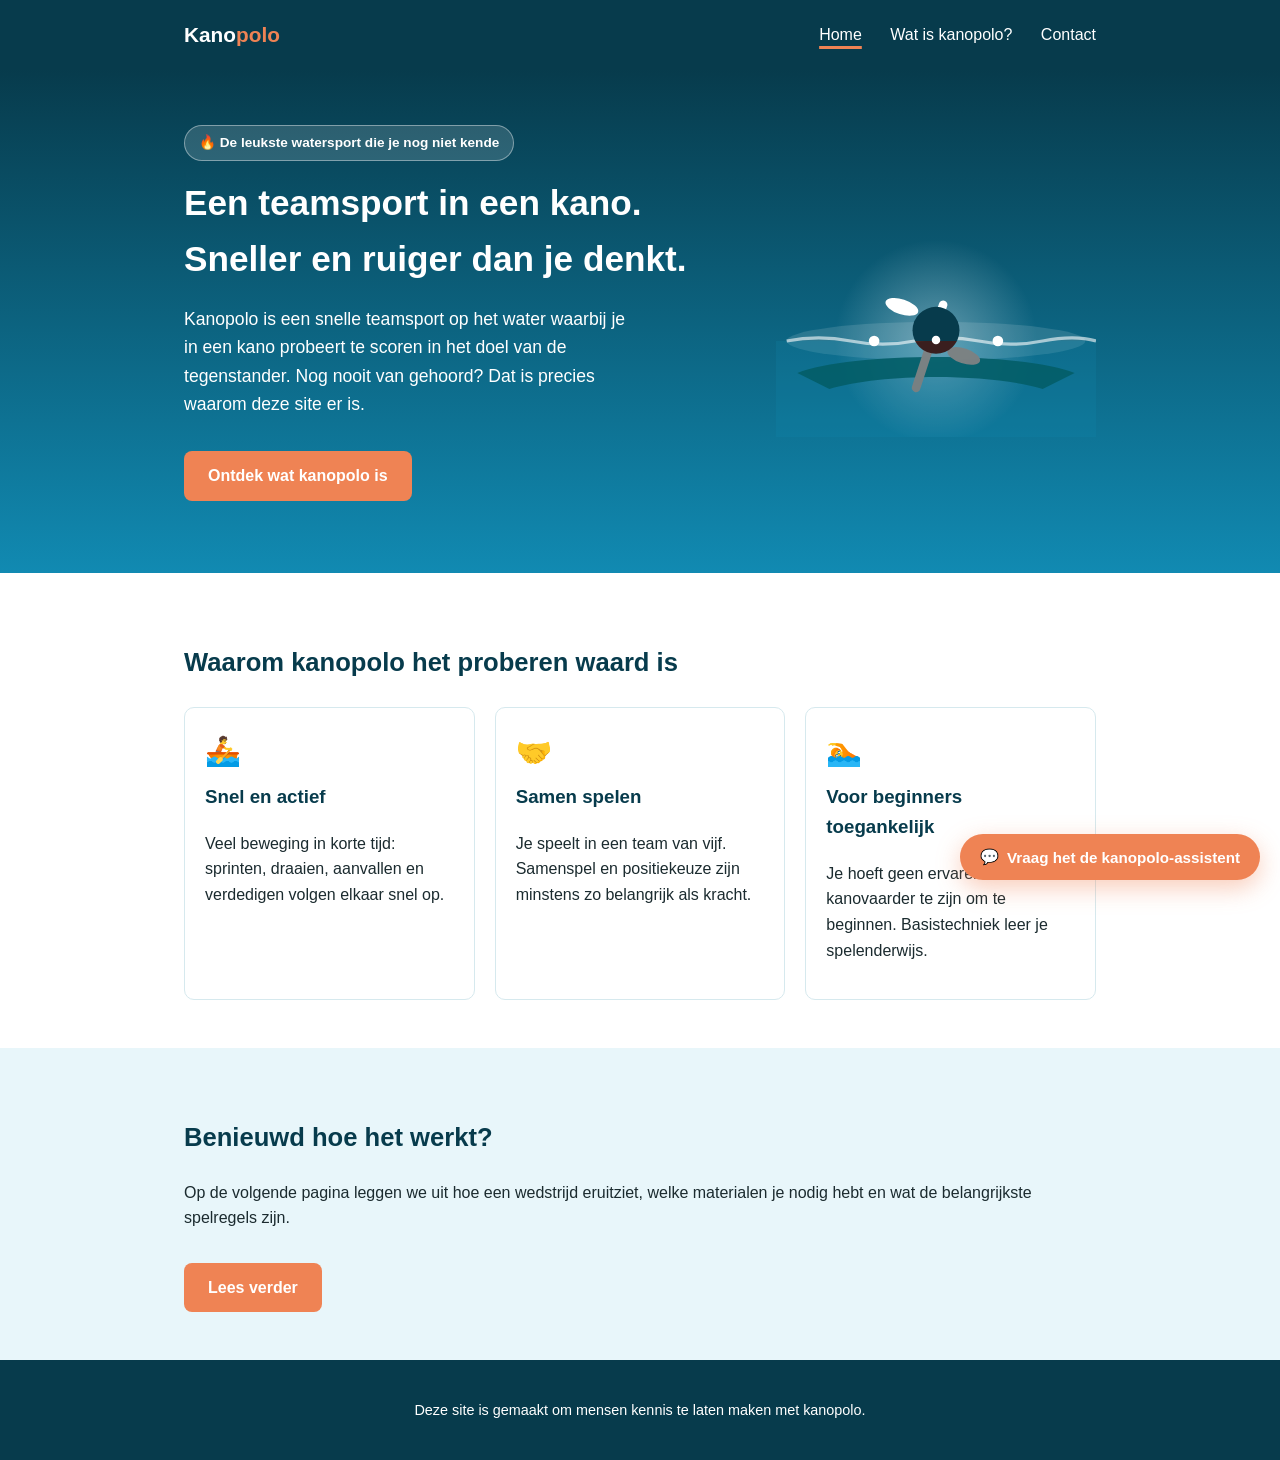
<file: index.html>
<!doctype html>
<html lang="nl">
<head>
  <meta charset="utf-8">
  <meta name="viewport" content="width=device-width, initial-scale=1">
  <title>Kanopolo — maak kennis met de sport</title>
  <meta name="description" content="Nog nooit van kanopolo gehoord? Ontdek wat de sport inhoudt en hoe je het zelf kunt proberen.">
  <link rel="stylesheet" href="styles.css">
</head>
<body>

  <header class="site-header">
    <div class="container">
      <a class="logo" href="index.html">Kano<span>polo</span></a>
      <nav class="site-nav">
        <a href="index.html" aria-current="page">Home</a>
        <a href="wat-is-kanopolo.html">Wat is kanopolo?</a>
        <a href="contact.html">Contact</a>
      </nav>
    </div>
  </header>

  <section class="hero">
    <div class="container">
      <div class="hero-tekst">
        <span class="kicker">🔥 De leukste watersport die je nog niet kende</span>
        <h1>Een teamsport in een kano. Sneller en ruiger dan je denkt.</h1>
        <p>
          Kanopolo is een snelle teamsport op het water waarbij je in een kano
          probeert te scoren in het doel van de tegenstander. Nog nooit van
          gehoord? Dat is precies waarom deze site er is.
        </p>
        <a class="btn" href="wat-is-kanopolo.html">Ontdek wat kanopolo is</a>
      </div>
      <div class="hero-beeld" aria-hidden="true">
        <svg viewBox="0 0 300 240" xmlns="http://www.w3.org/2000/svg" role="img" aria-label="Animatie van een kanopoloer die een eskimorol maakt">
          <defs>
            <radialGradient id="gloed" cx="50%" cy="50%" r="50%">
              <stop offset="0%" stop-color="#ffffff" stop-opacity="0.35"/>
              <stop offset="100%" stop-color="#ffffff" stop-opacity="0"/>
            </radialGradient>
            <clipPath id="clipBoven">
              <rect x="0" y="0" width="300" height="150"/>
            </clipPath>
            <clipPath id="clipOnder">
              <rect x="0" y="150" width="300" height="90"/>
            </clipPath>
            <g id="boot-vorm">
              <path d="M20 180 C70 160, 230 160, 280 180 L250 195 C200 180, 100 180, 50 195 Z" fill="#ef8354"/>
              <rect x="140" y="110" width="8" height="90" rx="4" fill="#ffffff" transform="rotate(18 144 155)"/>
              <ellipse cx="118" cy="118" rx="16" ry="7" fill="#ffffff" transform="rotate(18 118 118)"/>
              <ellipse cx="176" cy="164" rx="16" ry="7" fill="#ffffff" transform="rotate(18 176 164)"/>
              <circle cx="150" cy="140" r="22" fill="#073b4c"/>
            </g>
          </defs>

          <circle cx="150" cy="150" r="95" fill="url(#gloed)" class="gloed"/>
          <ellipse cx="150" cy="150" rx="140" ry="18" fill="#ffffff" opacity="0.12"/>
          <rect x="0" y="150" width="300" height="90" fill="#118ab2" opacity="0.18"/>
          <path d="M10 150 Q40 144 70 150 T130 150 T190 150 T250 150 T300 150" stroke="#ffffff" stroke-width="3" fill="none" opacity="0.6"/>

          <g class="bubbels">
            <circle cx="70" cy="200" r="4"/>
            <circle cx="105" cy="210" r="3"/>
            <circle cx="205" cy="205" r="3.5"/>
            <circle cx="235" cy="195" r="4.5"/>
            <circle cx="150" cy="215" r="3"/>
          </g>

          <g clip-path="url(#clipBoven)">
            <g class="roller">
              <use href="#boot-vorm"/>
            </g>
          </g>
          <g clip-path="url(#clipOnder)">
            <g class="roller roller-onder">
              <use href="#boot-vorm"/>
            </g>
          </g>

          <g class="splash">
            <circle cx="92" cy="150" r="5" fill="#ffffff"/>
            <circle cx="150" cy="149" r="4" fill="#ffffff"/>
            <circle cx="208" cy="150" r="5" fill="#ffffff"/>
          </g>
        </svg>
      </div>
    </div>
  </section>

  <section class="blok">
    <div class="container">
      <h2>Waarom kanopolo het proberen waard is</h2>
      <div class="kaarten">
        <div class="kaart">
          <div class="icoon">🚣</div>
          <h3>Snel en actief</h3>
          <p>Veel beweging in korte tijd: sprinten, draaien, aanvallen en verdedigen volgen elkaar snel op.</p>
        </div>
        <div class="kaart">
          <div class="icoon">🤝</div>
          <h3>Samen spelen</h3>
          <p>Je speelt in een team van vijf. Samenspel en positiekeuze zijn minstens zo belangrijk als kracht.</p>
        </div>
        <div class="kaart">
          <div class="icoon">🏊</div>
          <h3>Voor beginners toegankelijk</h3>
          <p>Je hoeft geen ervaren kanovaarder te zijn om te beginnen. Basistechniek leer je spelenderwijs.</p>
        </div>
      </div>
    </div>
  </section>

  <section class="blok licht">
    <div class="container">
      <h2>Benieuwd hoe het werkt?</h2>
      <p>
        Op de volgende pagina leggen we uit hoe een wedstrijd eruitziet,
        welke materialen je nodig hebt en wat de belangrijkste spelregels zijn.
      </p>
      <a class="btn" href="wat-is-kanopolo.html">Lees verder</a>
    </div>
  </section>

  <footer class="site-footer">
    <div class="container">
      <p>Deze site is gemaakt om mensen kennis te laten maken met kanopolo.</p>
    </div>
  </footer>

  <div class="chat-widget">
    <button id="chat-toggle" class="chat-knop" aria-expanded="false" aria-controls="chat-paneel">
      💬 <span class="chat-knop-tekst">Vraag het de kanopolo-assistent</span>
    </button>
    <div id="chat-paneel" class="chat-paneel" role="dialog" aria-label="Kanopolo-assistent (demo)">
      <div class="chat-header">
        <strong>Kanopolo-assistent</strong>
        <span class="chat-badge">demo</span>
      </div>
      <div id="chat-berichten" class="chat-berichten">
        <div class="chat-bericht bot">Hoi! Stel me een vraag over kanopolo — bijvoorbeeld over de regels, het materiaal, veiligheid of hoe je kunt beginnen.</div>
      </div>
      <form id="chat-form" class="chat-form">
        <input id="chat-input" type="text" placeholder="Typ je vraag..." autocomplete="off">
        <button type="submit">Stuur</button>
      </form>
    </div>
  </div>
  <script src="chat.js"></script>

</body>
</html>
</file>
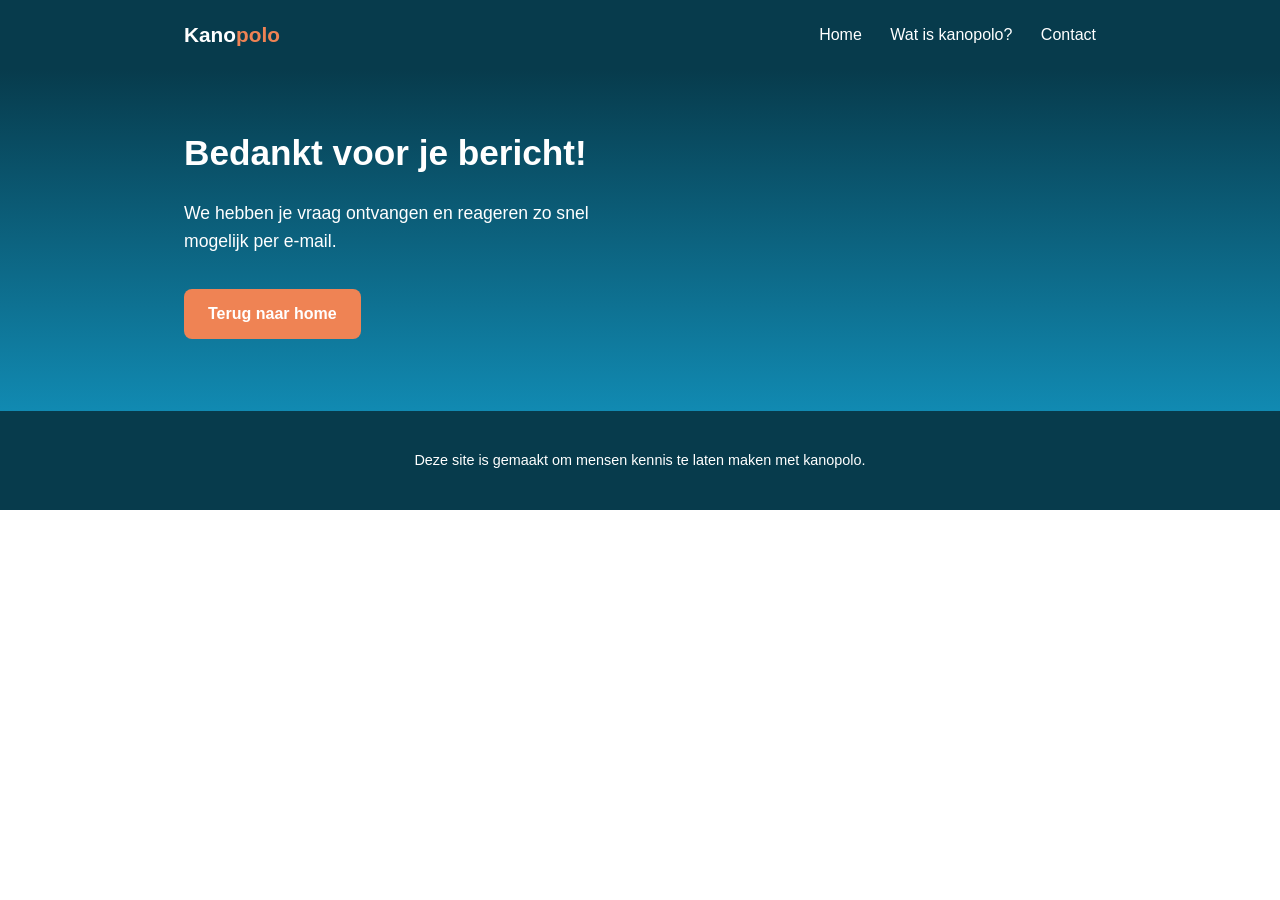
<file: bedankt.html>
<!doctype html>
<html lang="nl">
<head>
  <meta charset="utf-8">
  <meta name="viewport" content="width=device-width, initial-scale=1">
  <title>Bedankt voor je bericht</title>
  <link rel="stylesheet" href="styles.css">
</head>
<body>

  <header class="site-header">
    <div class="container">
      <a class="logo" href="index.html">Kano<span>polo</span></a>
      <nav class="site-nav">
        <a href="index.html">Home</a>
        <a href="wat-is-kanopolo.html">Wat is kanopolo?</a>
        <a href="contact.html">Contact</a>
      </nav>
    </div>
  </header>

  <section class="hero">
    <div class="container">
      <div class="hero-tekst">
        <h1>Bedankt voor je bericht!</h1>
        <p>We hebben je vraag ontvangen en reageren zo snel mogelijk per e-mail.</p>
        <a class="btn" href="index.html">Terug naar home</a>
      </div>
    </div>
  </section>

  <footer class="site-footer">
    <div class="container">
      <p>Deze site is gemaakt om mensen kennis te laten maken met kanopolo.</p>
    </div>
  </footer>

</body>
</html>
</file>
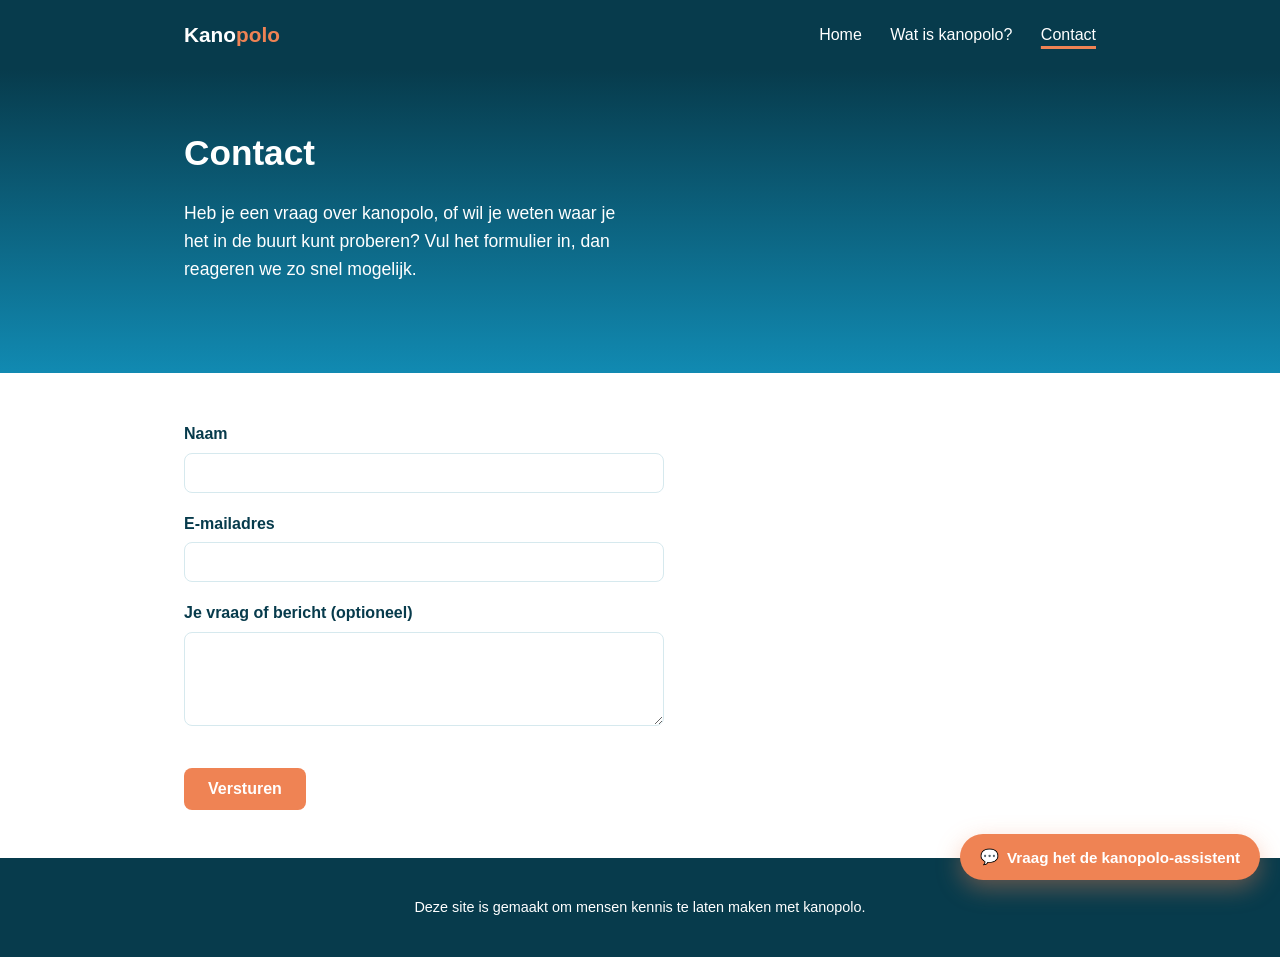
<file: contact.html>
<!doctype html>
<html lang="nl">
<head>
  <meta charset="utf-8">
  <meta name="viewport" content="width=device-width, initial-scale=1">
  <title>Contact — vraag het ons</title>
  <meta name="description" content="Stel je vraag over kanopolo via het contactformulier.">
  <link rel="stylesheet" href="styles.css">
</head>
<body>

  <header class="site-header">
    <div class="container">
      <a class="logo" href="index.html">Kano<span>polo</span></a>
      <nav class="site-nav">
        <a href="index.html">Home</a>
        <a href="wat-is-kanopolo.html">Wat is kanopolo?</a>
        <a href="contact.html" aria-current="page">Contact</a>
      </nav>
    </div>
  </header>

  <section class="hero">
    <div class="container">
      <div class="hero-tekst">
        <h1>Contact</h1>
        <p>
          Heb je een vraag over kanopolo, of wil je weten waar je het in de
          buurt kunt proberen? Vul het formulier in, dan reageren we zo snel
          mogelijk.
        </p>
      </div>
    </div>
  </section>

  <section class="blok">
    <div class="container">
      <form class="contact-form" name="contact" method="POST" data-netlify="true" action="bedankt.html">
        <input type="hidden" name="form-name" value="contact">

        <div class="form-veld">
          <label for="naam">Naam</label>
          <input type="text" id="naam" name="Naam" required>
        </div>

        <div class="form-veld">
          <label for="email">E-mailadres</label>
          <input type="email" id="email" name="E-mailadres" required>
        </div>

        <div class="form-veld">
          <label for="bericht">Je vraag of bericht (optioneel)</label>
          <textarea id="bericht" name="Bericht" rows="4"></textarea>
        </div>

        <button type="submit" class="btn">Versturen</button>
      </form>
    </div>
  </section>

  <footer class="site-footer">
    <div class="container">
      <p>Deze site is gemaakt om mensen kennis te laten maken met kanopolo.</p>
    </div>
  </footer>

  <div class="chat-widget">
    <button id="chat-toggle" class="chat-knop" aria-expanded="false" aria-controls="chat-paneel">
      💬 <span class="chat-knop-tekst">Vraag het de kanopolo-assistent</span>
    </button>
    <div id="chat-paneel" class="chat-paneel" role="dialog" aria-label="Kanopolo-assistent (demo)">
      <div class="chat-header">
        <strong>Kanopolo-assistent</strong>
        <span class="chat-badge">demo</span>
      </div>
      <div id="chat-berichten" class="chat-berichten">
        <div class="chat-bericht bot">Hoi! Stel me een vraag over kanopolo — bijvoorbeeld over de regels, het materiaal, veiligheid of hoe je kunt beginnen.</div>
      </div>
      <form id="chat-form" class="chat-form">
        <input id="chat-input" type="text" placeholder="Typ je vraag..." autocomplete="off">
        <button type="submit">Stuur</button>
      </form>
    </div>
  </div>
  <script src="chat.js"></script>

</body>
</html>
</file>
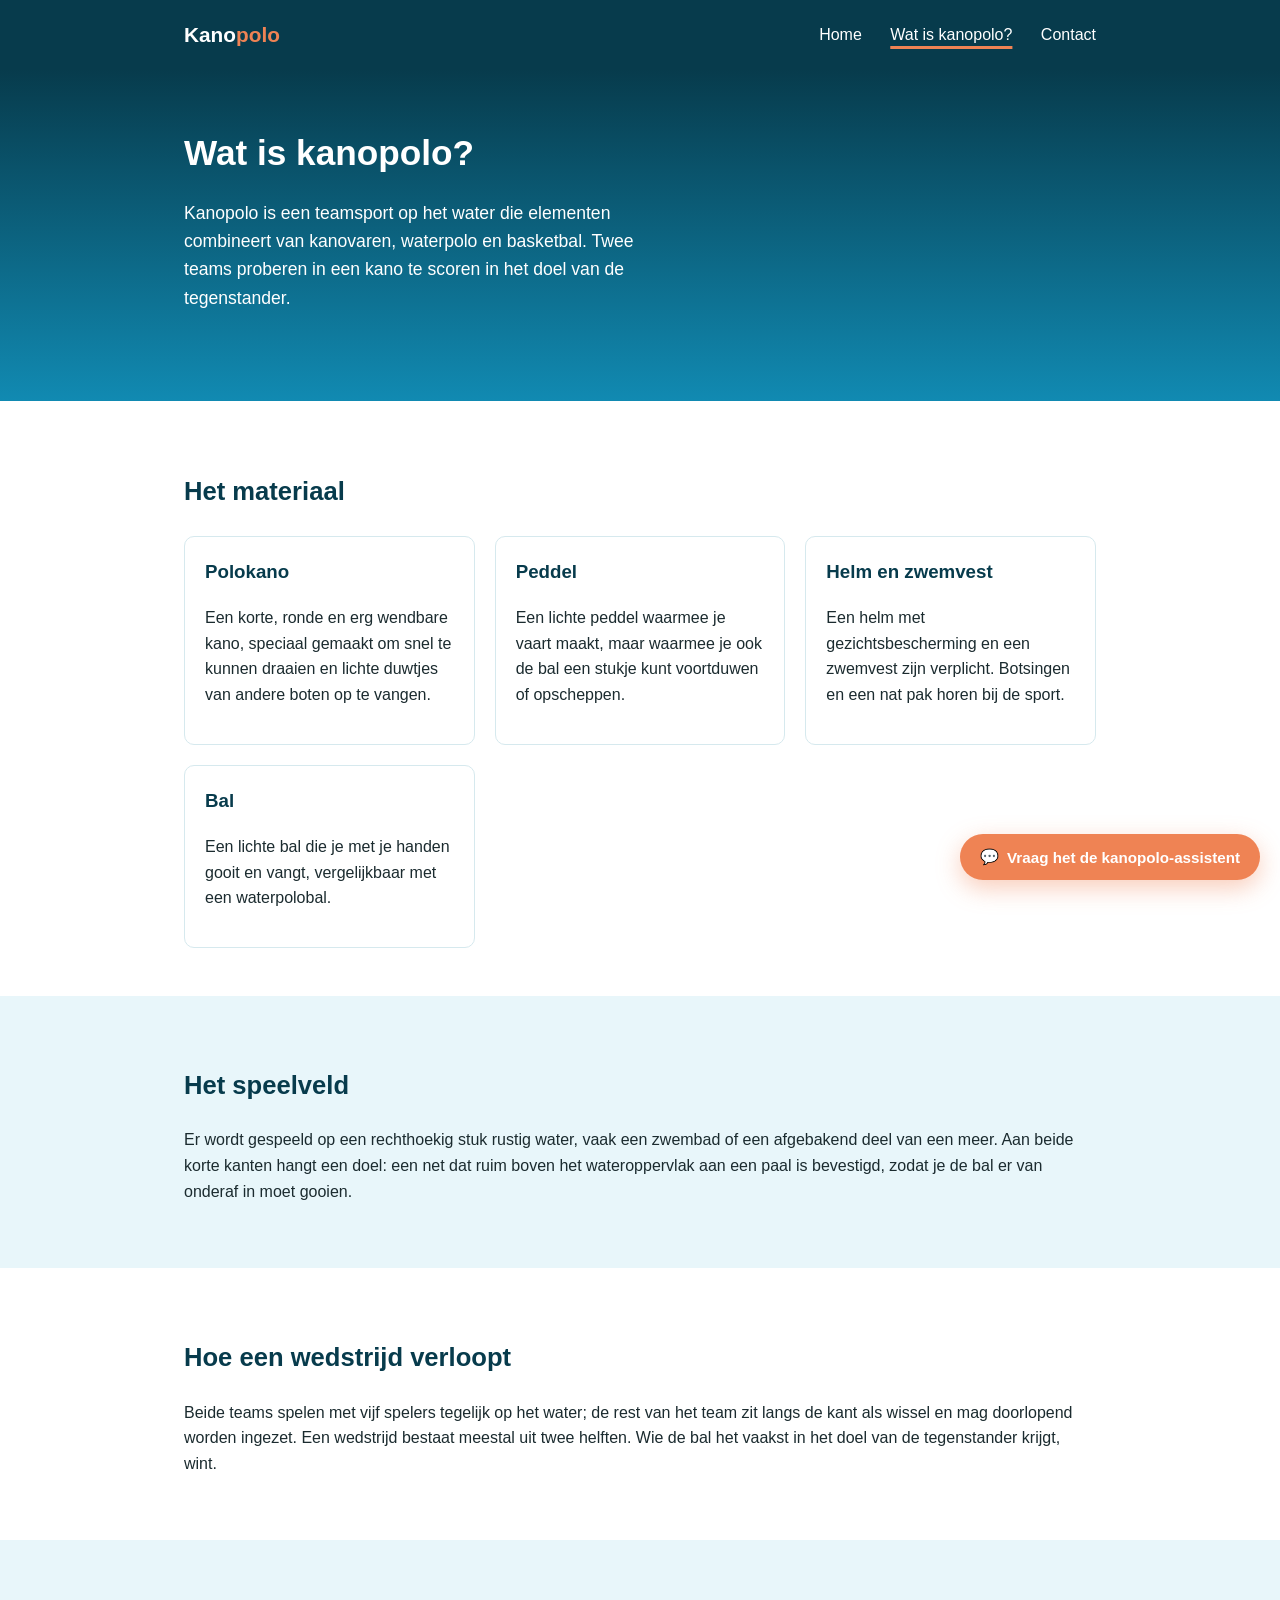
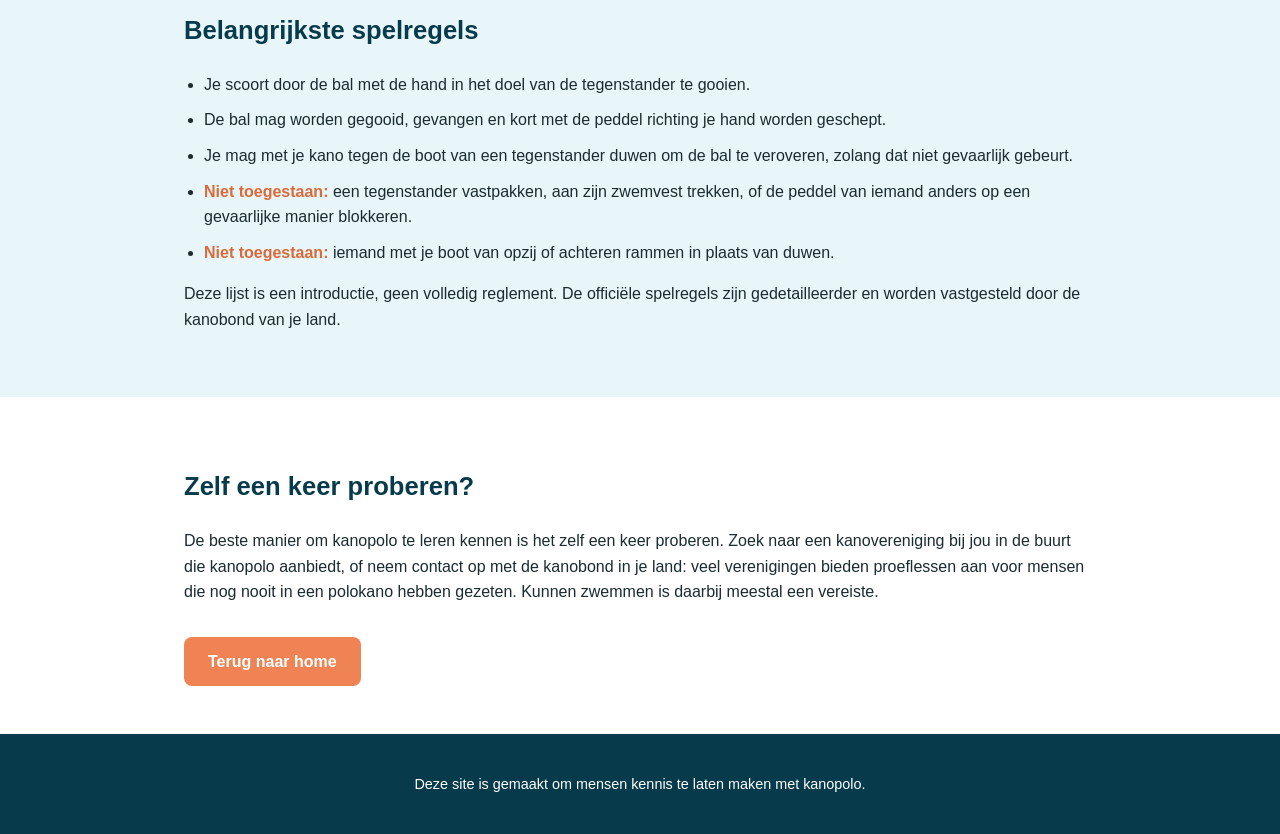
<file: wat-is-kanopolo.html>
<!doctype html>
<html lang="nl">
<head>
  <meta charset="utf-8">
  <meta name="viewport" content="width=device-width, initial-scale=1">
  <title>Wat is kanopolo? — uitleg voor beginners</title>
  <meta name="description" content="Uitleg over kanopolo: materiaal, speelveld, verloop van een wedstrijd en de belangrijkste spelregels, voor wie de sport nog niet kent.">
  <link rel="stylesheet" href="styles.css">
</head>
<body>

  <header class="site-header">
    <div class="container">
      <a class="logo" href="index.html">Kano<span>polo</span></a>
      <nav class="site-nav">
        <a href="index.html">Home</a>
        <a href="wat-is-kanopolo.html" aria-current="page">Wat is kanopolo?</a>
        <a href="contact.html">Contact</a>
      </nav>
    </div>
  </header>

  <section class="hero">
    <div class="container">
      <div class="hero-tekst">
        <h1>Wat is kanopolo?</h1>
        <p>
          Kanopolo is een teamsport op het water die elementen combineert van
          kanovaren, waterpolo en basketbal. Twee teams proberen in een kano
          te scoren in het doel van de tegenstander.
        </p>
      </div>
    </div>
  </section>

  <section class="blok">
    <div class="container">
      <h2>Het materiaal</h2>
      <div class="kaarten">
        <div class="kaart">
          <h3>Polokano</h3>
          <p>Een korte, ronde en erg wendbare kano, speciaal gemaakt om snel te kunnen draaien en lichte duwtjes van andere boten op te vangen.</p>
        </div>
        <div class="kaart">
          <h3>Peddel</h3>
          <p>Een lichte peddel waarmee je vaart maakt, maar waarmee je ook de bal een stukje kunt voortduwen of opscheppen.</p>
        </div>
        <div class="kaart">
          <h3>Helm en zwemvest</h3>
          <p>Een helm met gezichtsbescherming en een zwemvest zijn verplicht. Botsingen en een nat pak horen bij de sport.</p>
        </div>
        <div class="kaart">
          <h3>Bal</h3>
          <p>Een lichte bal die je met je handen gooit en vangt, vergelijkbaar met een waterpolobal.</p>
        </div>
      </div>
    </div>
  </section>

  <section class="blok licht">
    <div class="container">
      <h2>Het speelveld</h2>
      <p>
        Er wordt gespeeld op een rechthoekig stuk rustig water, vaak een
        zwembad of een afgebakend deel van een meer. Aan beide korte kanten
        hangt een doel: een net dat ruim boven het wateroppervlak aan een
        paal is bevestigd, zodat je de bal er van onderaf in moet gooien.
      </p>
    </div>
  </section>

  <section class="blok">
    <div class="container">
      <h2>Hoe een wedstrijd verloopt</h2>
      <p>
        Beide teams spelen met vijf spelers tegelijk op het water; de rest
        van het team zit langs de kant als wissel en mag doorlopend worden
        ingezet. Een wedstrijd bestaat meestal uit twee helften. Wie de bal
        het vaakst in het doel van de tegenstander krijgt, wint.
      </p>
    </div>
  </section>

  <section class="blok licht">
    <div class="container">
      <h2>Belangrijkste spelregels</h2>
      <ul class="regel-lijst">
        <li>Je scoort door de bal met de hand in het doel van de tegenstander te gooien.</li>
        <li>De bal mag worden gegooid, gevangen en kort met de peddel richting je hand worden geschept.</li>
        <li>Je mag met je kano tegen de boot van een tegenstander duwen om de bal te veroveren, zolang dat niet gevaarlijk gebeurt.</li>
        <li><span class="opsomming-geen">Niet toegestaan:</span> een tegenstander vastpakken, aan zijn zwemvest trekken, of de peddel van iemand anders op een gevaarlijke manier blokkeren.</li>
        <li><span class="opsomming-geen">Niet toegestaan:</span> iemand met je boot van opzij of achteren rammen in plaats van duwen.</li>
      </ul>
      <p>
        Deze lijst is een introductie, geen volledig reglement. De officiële
        spelregels zijn gedetailleerder en worden vastgesteld door de
        kanobond van je land.
      </p>
    </div>
  </section>

  <section class="blok">
    <div class="container">
      <h2>Zelf een keer proberen?</h2>
      <p>
        De beste manier om kanopolo te leren kennen is het zelf een keer
        proberen. Zoek naar een kanovereniging bij jou in de buurt die
        kanopolo aanbiedt, of neem contact op met de kanobond in je land:
        veel verenigingen bieden proeflessen aan voor mensen die nog nooit
        in een polokano hebben gezeten. Kunnen zwemmen is daarbij meestal
        een vereiste.
      </p>
      <a class="btn" href="index.html">Terug naar home</a>
    </div>
  </section>

  <footer class="site-footer">
    <div class="container">
      <p>Deze site is gemaakt om mensen kennis te laten maken met kanopolo.</p>
    </div>
  </footer>

  <div class="chat-widget">
    <button id="chat-toggle" class="chat-knop" aria-expanded="false" aria-controls="chat-paneel">
      💬 <span class="chat-knop-tekst">Vraag het de kanopolo-assistent</span>
    </button>
    <div id="chat-paneel" class="chat-paneel" role="dialog" aria-label="Kanopolo-assistent (demo)">
      <div class="chat-header">
        <strong>Kanopolo-assistent</strong>
        <span class="chat-badge">demo</span>
      </div>
      <div id="chat-berichten" class="chat-berichten">
        <div class="chat-bericht bot">Hoi! Stel me een vraag over kanopolo — bijvoorbeeld over de regels, het materiaal, veiligheid of hoe je kunt beginnen.</div>
      </div>
      <form id="chat-form" class="chat-form">
        <input id="chat-input" type="text" placeholder="Typ je vraag..." autocomplete="off">
        <button type="submit">Stuur</button>
      </form>
    </div>
  </div>
  <script src="chat.js"></script>

</body>
</html>
</file>
<file: styles.css>
:root {
  --blauw-diep: #073b4c;
  --blauw: #118ab2;
  --blauw-licht: #e8f6fa;
  --accent: #ef8354;
  --accent-donker: #d96a3a;
  --tekst: #1b2b2f;
  --wit: #ffffff;
  --rand: #d6e9ee;
}

* {
  box-sizing: border-box;
}

body {
  margin: 0;
  font-family: "Segoe UI", Helvetica, Arial, sans-serif;
  color: var(--tekst);
  background: var(--wit);
  line-height: 1.6;
}

a {
  color: var(--blauw);
}

img, svg {
  max-width: 100%;
}

.container {
  max-width: 960px;
  margin: 0 auto;
  padding: 0 24px;
}

/* Header */

.site-header {
  background: var(--blauw-diep);
  color: var(--wit);
}

.site-header .container {
  display: flex;
  align-items: center;
  justify-content: space-between;
  padding-top: 18px;
  padding-bottom: 18px;
}

.logo {
  font-size: 1.3rem;
  font-weight: 700;
  color: var(--wit);
  text-decoration: none;
}

.logo span {
  color: var(--accent);
}

.site-nav a {
  color: var(--wit);
  text-decoration: none;
  margin-left: 24px;
  font-weight: 500;
}

.site-nav a:hover,
.site-nav a[aria-current="page"] {
  text-decoration: underline;
  text-decoration-color: var(--accent);
  text-decoration-thickness: 3px;
  text-underline-offset: 6px;
}

/* Hero */

.hero {
  background: linear-gradient(180deg, var(--blauw-diep) 0%, var(--blauw) 100%);
  color: var(--wit);
  padding: 56px 0 72px;
}

.hero .container {
  display: flex;
  align-items: center;
  gap: 40px;
  flex-wrap: wrap;
}

.hero-tekst {
  flex: 1 1 320px;
}

.hero-beeld {
  flex: 1 1 260px;
  max-width: 320px;
  margin: 0 auto;
}

.kicker {
  display: inline-block;
  background: rgba(255, 255, 255, 0.15);
  border: 1px solid rgba(255, 255, 255, 0.4);
  color: var(--wit);
  padding: 6px 14px;
  border-radius: 999px;
  font-size: 0.85rem;
  font-weight: 700;
  margin-bottom: 14px;
}

.hero h1 {
  font-size: 2.2rem;
  margin: 0 0 12px;
}

.hero p {
  font-size: 1.1rem;
  max-width: 46ch;
}

.btn {
  display: inline-block;
  background: var(--accent);
  color: var(--wit);
  padding: 12px 24px;
  border-radius: 8px;
  text-decoration: none;
  font-weight: 700;
  margin-top: 16px;
}

.btn:hover {
  background: var(--accent-donker);
}

/* Secties */

section.blok {
  padding: 48px 0;
}

section.blok.licht {
  background: var(--blauw-licht);
}

h2 {
  color: var(--blauw-diep);
  font-size: 1.6rem;
}

.kaarten {
  display: grid;
  grid-template-columns: repeat(auto-fit, minmax(220px, 1fr));
  gap: 20px;
  margin-top: 24px;
}

.kaart {
  background: var(--wit);
  border: 1px solid var(--rand);
  border-radius: 10px;
  padding: 20px;
}

.kaart h3 {
  margin-top: 0;
  color: var(--blauw-diep);
}

.kaart .icoon {
  font-size: 1.8rem;
  margin-bottom: 8px;
}

/* Footer */

.site-footer {
  background: var(--blauw-diep);
  color: var(--wit);
  text-align: center;
  padding: 24px 0;
  font-size: 0.9rem;
}

.site-footer a {
  color: var(--accent);
}

/* Wat-is-kanopolo pagina */

.regel-lijst {
  margin-top: 16px;
  padding-left: 20px;
}

.regel-lijst li {
  margin-bottom: 10px;
}

.opsomming-geen {
  color: var(--accent-donker);
  font-weight: 700;
}

/* Eskimorol-animatie in de hero */

.roller {
  transform-origin: 150px 150px;
  animation: rollen 2.4s linear infinite;
}

.roller-onder {
  filter: brightness(0.5) saturate(1.4) hue-rotate(165deg);
  opacity: 0.9;
}

@keyframes rollen {
  from { transform: rotate(0deg); }
  to { transform: rotate(360deg); }
}

.splash circle {
  transform-box: fill-box;
  transform-origin: center;
  animation: opspatten 2.4s linear infinite;
}

@keyframes opspatten {
  0%, 20%, 30%, 50%, 70%, 80%, 100% {
    opacity: 0;
    transform: scale(0.6);
  }
  25%, 75% {
    opacity: 0.9;
    transform: scale(1.15);
  }
}

.gloed {
  animation: gloed-puls 2.4s ease-in-out infinite;
  transform-box: fill-box;
  transform-origin: center;
}

@keyframes gloed-puls {
  0%, 100% { transform: scale(0.9); opacity: 0.7; }
  50% { transform: scale(1.15); opacity: 1; }
}

.bubbels circle {
  fill: #ffffff;
  opacity: 0;
  transform-box: fill-box;
  transform-origin: center;
  animation: bubbel-op 3.2s ease-in infinite;
}

.bubbels circle:nth-child(1) { animation-delay: 0s; }
.bubbels circle:nth-child(2) { animation-delay: 0.6s; }
.bubbels circle:nth-child(3) { animation-delay: 1.2s; }
.bubbels circle:nth-child(4) { animation-delay: 1.8s; }
.bubbels circle:nth-child(5) { animation-delay: 2.4s; }

@keyframes bubbel-op {
  0% { opacity: 0; transform: translateY(0) scale(0.6); }
  15% { opacity: 0.8; }
  90% { opacity: 0.15; }
  100% { opacity: 0; transform: translateY(-70px) scale(1); }
}

@media (prefers-reduced-motion: reduce) {
  .roller,
  .splash circle,
  .gloed,
  .bubbels circle {
    animation: none;
  }
}

/* Contactformulier */

.contact-form {
  max-width: 480px;
}

.form-veld {
  margin-bottom: 18px;
}

.form-veld label {
  display: block;
  font-weight: 700;
  color: var(--blauw-diep);
  margin-bottom: 6px;
}

.form-veld input,
.form-veld textarea {
  width: 100%;
  padding: 10px 12px;
  border: 1px solid var(--rand);
  border-radius: 8px;
  font-size: 1rem;
  font-family: inherit;
}

.form-veld input:focus,
.form-veld textarea:focus {
  outline: 2px solid var(--blauw);
  outline-offset: 1px;
}

.contact-form .btn {
  border: none;
  font-size: 1rem;
  cursor: pointer;
}

/* AI-chatwidget (demo) */

.chat-widget {
  position: fixed;
  right: 20px;
  bottom: 20px;
  z-index: 100;
}

.chat-knop {
  display: flex;
  align-items: center;
  gap: 8px;
  background: var(--accent);
  color: var(--wit);
  border: none;
  border-radius: 999px;
  padding: 14px 20px;
  font-weight: 700;
  font-size: 0.95rem;
  font-family: inherit;
  cursor: pointer;
  box-shadow: 0 8px 24px rgba(239, 131, 84, 0.4);
  animation: chat-puls 2.6s ease-in-out infinite;
}

.chat-knop:hover {
  background: var(--accent-donker);
}

@keyframes chat-puls {
  0%, 100% { box-shadow: 0 8px 24px rgba(239, 131, 84, 0.35); }
  50% { box-shadow: 0 8px 30px rgba(239, 131, 84, 0.7); }
}

.chat-paneel {
  display: none;
  flex-direction: column;
  position: absolute;
  right: 0;
  bottom: 70px;
  width: 320px;
  max-width: 85vw;
  max-height: 460px;
  background: var(--wit);
  border-radius: 14px;
  overflow: hidden;
  box-shadow: 0 16px 40px rgba(7, 59, 76, 0.3);
  border: 1px solid var(--rand);
}

.chat-paneel.open {
  display: flex;
}

.chat-header {
  background: var(--blauw-diep);
  color: var(--wit);
  padding: 12px 16px;
  display: flex;
  align-items: center;
  gap: 8px;
}

.chat-badge {
  background: var(--accent);
  color: var(--wit);
  font-size: 0.7rem;
  padding: 2px 8px;
  border-radius: 999px;
  font-weight: 700;
}

.chat-berichten {
  flex: 1;
  overflow-y: auto;
  padding: 12px 16px;
  display: flex;
  flex-direction: column;
  gap: 8px;
  background: var(--blauw-licht);
}

.chat-bericht {
  max-width: 85%;
  padding: 8px 12px;
  border-radius: 12px;
  font-size: 0.92rem;
  line-height: 1.4;
}

.chat-bericht.bot {
  background: var(--wit);
  border: 1px solid var(--rand);
  align-self: flex-start;
}

.chat-bericht.gebruiker {
  background: var(--accent);
  color: var(--wit);
  align-self: flex-end;
}

.chat-bericht.typend {
  opacity: 0.6;
  font-style: italic;
}

.chat-form {
  display: flex;
  border-top: 1px solid var(--rand);
}

.chat-form input {
  flex: 1;
  border: none;
  padding: 12px;
  font-size: 0.92rem;
  font-family: inherit;
  outline: none;
}

.chat-form button {
  border: none;
  background: var(--blauw);
  color: var(--wit);
  padding: 0 16px;
  font-weight: 700;
  font-family: inherit;
  cursor: pointer;
}

.chat-form button:hover {
  background: var(--blauw-diep);
}

@media (max-width: 480px) {
  .chat-knop-tekst {
    display: none;
  }

  .chat-paneel {
    width: 90vw;
  }
}

@media (max-width: 600px) {
  .hero h1 {
    font-size: 1.7rem;
  }

  .site-nav a {
    margin-left: 12px;
  }
}
</file>
